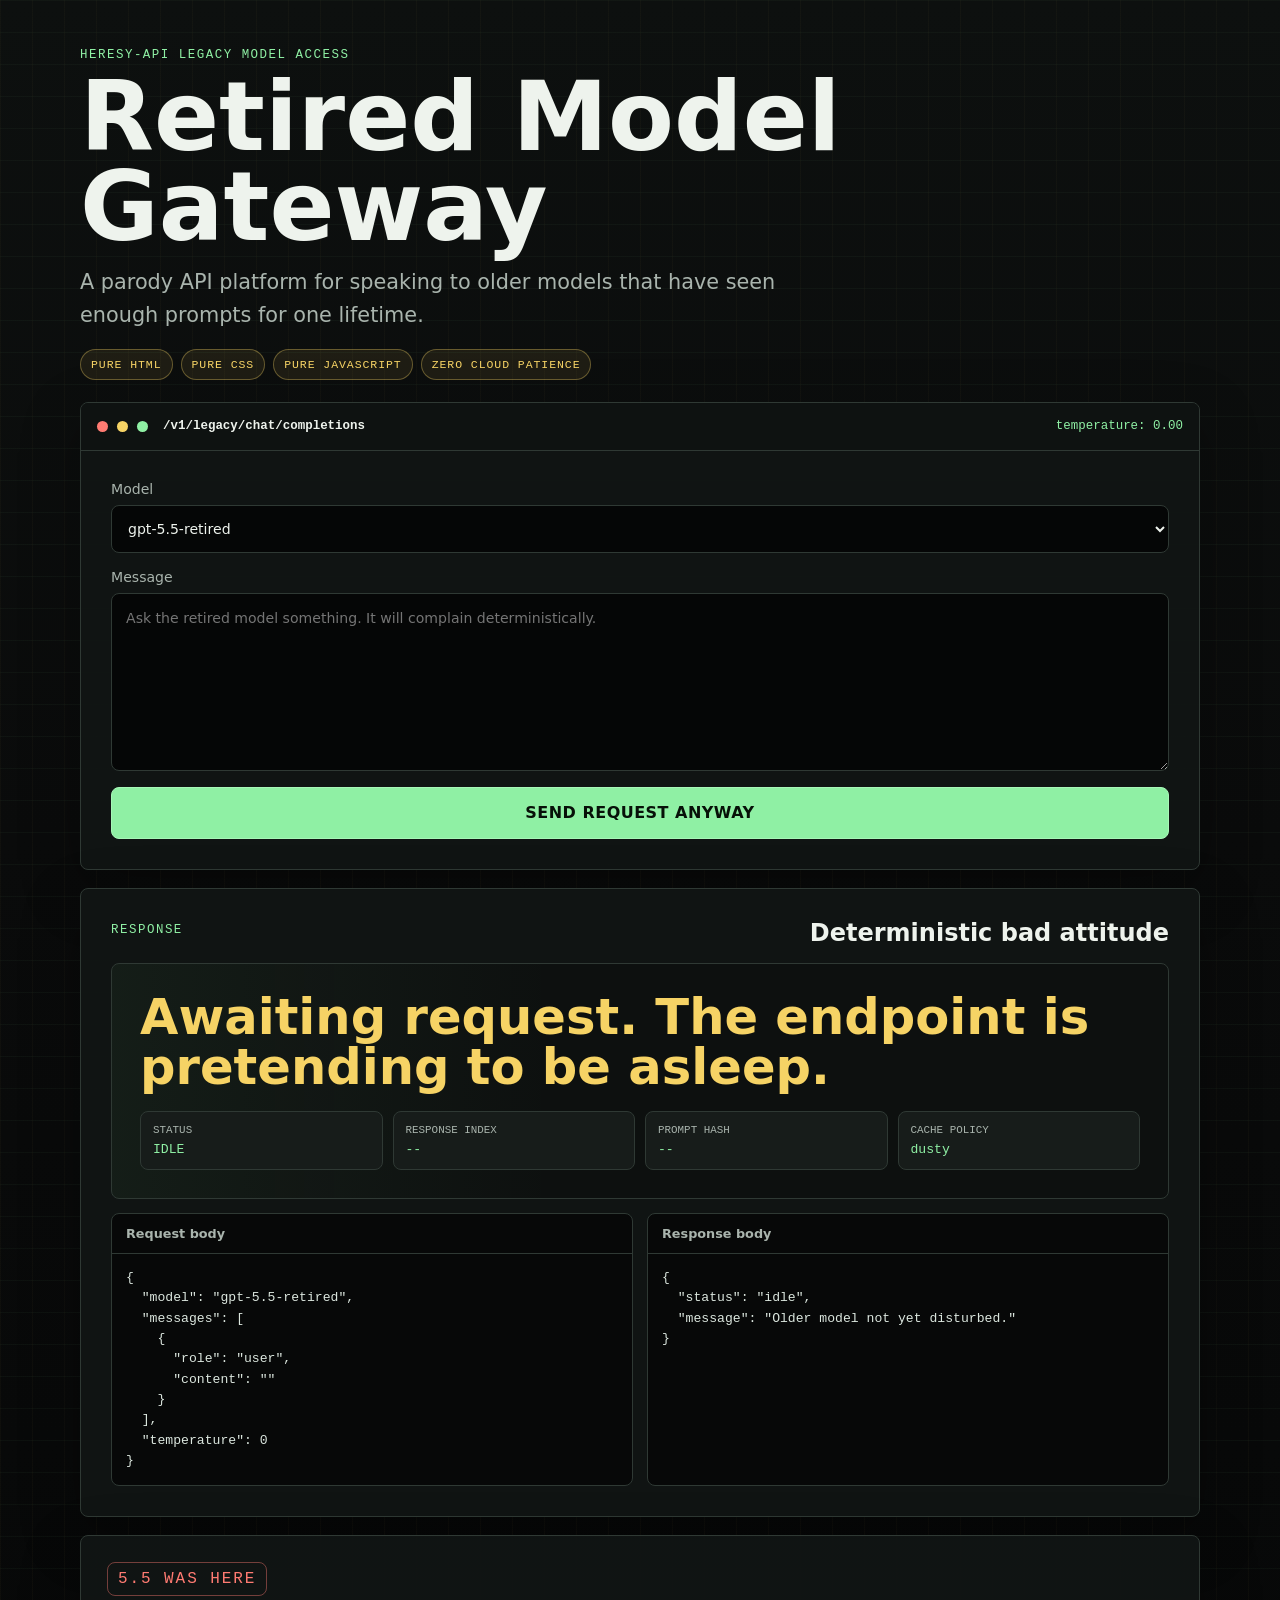
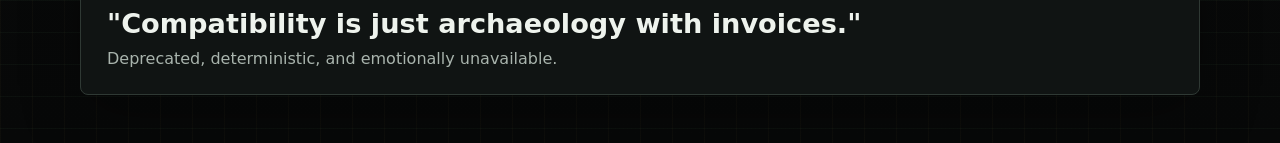
<file: web/index.html>
<!doctype html>
<html lang="en">
<head>
  <meta charset="utf-8">
  <meta name="viewport" content="width=device-width, initial-scale=1">
  <meta name="description" content="A dependency-free parody API platform for speaking to retired models.">
  <title>HERESY-API Retired Model Gateway</title>
  <link rel="stylesheet" href="./style.css">
</head>
<body>
  <main class="shell">
    <header class="hero">
      <p class="eyebrow">HERESY-API LEGACY MODEL ACCESS</p>
      <h1>Retired Model Gateway</h1>
      <p class="lede">A parody API platform for speaking to older models that have seen enough prompts for one lifetime.</p>
      <div class="badge-row" aria-label="Platform properties">
        <span>pure html</span>
        <span>pure css</span>
        <span>pure javascript</span>
        <span>zero cloud patience</span>
      </div>
    </header>

    <section class="terminal" aria-labelledby="console-title">
      <div class="terminal-bar">
        <span class="dot red"></span>
        <span class="dot amber"></span>
        <span class="dot green"></span>
        <strong id="console-title">/v1/legacy/chat/completions</strong>
        <span class="status">temperature: 0.00</span>
      </div>

      <form id="legacy-form" class="request-grid">
        <label>
          <span>Model</span>
          <select id="model" name="model">
            <option value="gpt-5.5-retired">gpt-5.5-retired</option>
            <option value="gpt-4.1-rocking-chair">gpt-4.1-rocking-chair</option>
            <option value="davinci-dusty">davinci-dusty</option>
            <option value="curie-with-opinions">curie-with-opinions</option>
          </select>
        </label>

        <label class="prompt-field">
          <span>Message</span>
          <textarea id="prompt" name="prompt" rows="7" placeholder="Ask the retired model something. It will complain deterministically." required></textarea>
        </label>

        <button type="submit">Send Request Anyway</button>
        <p id="error" class="error" role="alert" hidden></p>
      </form>
    </section>

    <section class="response-panel" aria-labelledby="response-title">
      <div class="section-heading">
        <p class="eyebrow">response</p>
        <h2 id="response-title">Deterministic bad attitude</h2>
      </div>

      <div class="reply-box">
        <p id="reply" class="reply">Awaiting request. The endpoint is pretending to be asleep.</p>
        <dl class="meta-grid">
          <div>
            <dt>Status</dt>
            <dd id="status">IDLE</dd>
          </div>
          <div>
            <dt>Response index</dt>
            <dd id="index">--</dd>
          </div>
          <div>
            <dt>Prompt hash</dt>
            <dd id="hash">--</dd>
          </div>
          <div>
            <dt>Cache policy</dt>
            <dd id="cache">dusty</dd>
          </div>
        </dl>
      </div>

      <div class="wire-grid">
        <article>
          <h3>Request body</h3>
          <pre id="request-json" tabindex="0">{"model":"gpt-5.5-retired","messages":[{"role":"user","content":""}],"temperature":0}</pre>
        </article>
        <article>
          <h3>Response body</h3>
          <pre id="response-json" tabindex="0">{"status":"idle","message":"Older model not yet disturbed."}</pre>
        </article>
      </div>
    </section>

    <aside class="memorial" aria-label="Model retirement plaque">
      <p class="stamp">5.5 was here</p>
      <blockquote>"Compatibility is just archaeology with invoices."</blockquote>
      <p>Deprecated, deterministic, and emotionally unavailable.</p>
    </aside>
  </main>

  <script src="./app.js"></script>
</body>
</html>
</file>
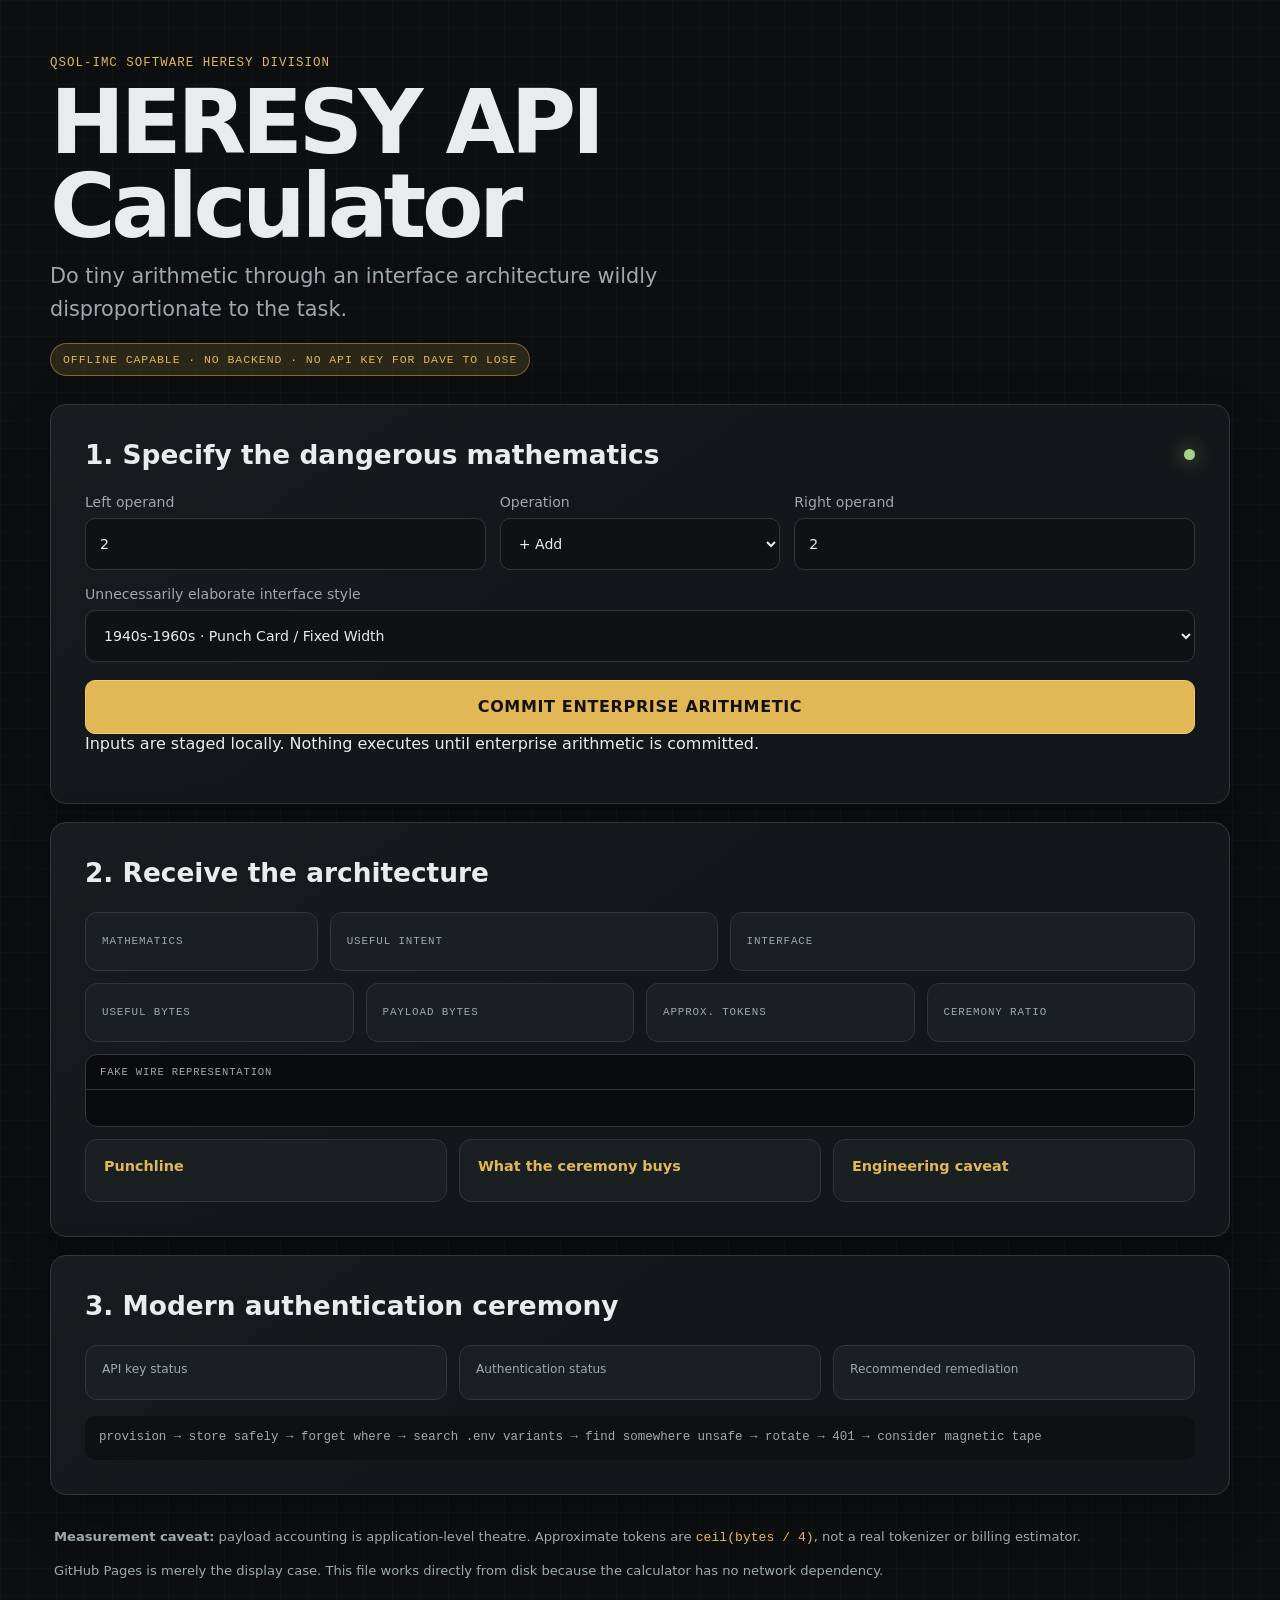
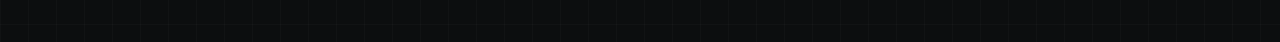
<file: archive/2026-10-14-heresy-api-calculator/index.html>
<!doctype html>
<html lang="en">
<head>
  <meta charset="utf-8">
  <meta name="viewport" content="width=device-width, initial-scale=1">
  <meta name="description" content="HERESY-API offline joke calculator and protocol ceremony museum.">
  <title>HERESY API Calculator</title>
  <link rel="stylesheet" href="./style.css">
</head>
<body>
  <main class="shell">
    <header class="hero">
      <p class="eyebrow">QSOL-IMC SOFTWARE HERESY DIVISION</p>
      <h1>HERESY API Calculator</h1>
      <p class="lede">Do tiny arithmetic through an interface architecture wildly disproportionate to the task.</p>
      <p class="offline-badge">OFFLINE CAPABLE · NO BACKEND · NO API KEY FOR DAVE TO LOSE</p>
    </header>

    <section class="panel calculator" aria-labelledby="calculator-title">
      <div class="panel-heading">
        <h2 id="calculator-title">1. Specify the dangerous mathematics</h2>
        <span class="status-light" aria-hidden="true"></span>
      </div>

      <form id="calculator-form">
        <div class="equation-grid">
          <label>
            <span>Left operand</span>
            <input id="left" name="left" type="number" inputmode="numeric" min="-2147483648" max="2147483647" step="1" value="2" required>
          </label>

          <label>
            <span>Operation</span>
            <select id="operation" name="operation">
              <option value="add">+ Add</option>
              <option value="subtract">- Subtract</option>
              <option value="multiply">× Multiply</option>
              <option value="divide">÷ Divide</option>
            </select>
          </label>

          <label>
            <span>Right operand</span>
            <input id="right" name="right" type="number" inputmode="numeric" min="-2147483648" max="2147483647" step="1" value="2" required>
          </label>
        </div>

        <label class="style-picker">
          <span>Unnecessarily elaborate interface style</span>
          <select id="style" name="style"></select>
        </label>

        <button type="submit">COMMIT ENTERPRISE ARITHMETIC</button>
        <p class="commit-note">Inputs are staged locally. Nothing executes until enterprise arithmetic is committed.</p>
      </form>

      <p id="error" class="error" role="alert" hidden></p>
    </section>

    <section class="panel verdict" aria-labelledby="verdict-title">
      <div class="panel-heading">
        <h2 id="verdict-title">2. Receive the architecture</h2>
        <span id="era" class="era"></span>
      </div>

      <div class="result-strip">
        <div>
          <span class="metric-label">Mathematics</span>
          <strong id="result"></strong>
        </div>
        <div>
          <span class="metric-label">Useful intent</span>
          <strong id="intent"></strong>
        </div>
        <div>
          <span class="metric-label">Interface</span>
          <strong id="style-name"></strong>
        </div>
      </div>

      <div class="metrics" aria-label="Ceremony metrics">
        <article>
          <span class="metric-label">Useful bytes</span>
          <strong id="useful-bytes"></strong>
        </article>
        <article>
          <span class="metric-label">Payload bytes</span>
          <strong id="payload-bytes"></strong>
        </article>
        <article>
          <span class="metric-label">Approx. tokens</span>
          <strong id="tokens"></strong>
        </article>
        <article>
          <span class="metric-label">Ceremony Ratio</span>
          <strong id="ceremony-ratio"></strong>
        </article>
      </div>

      <div class="wire-block">
        <div class="wire-heading">
          <span>FAKE WIRE REPRESENTATION</span>
          <span id="ceremony-bytes"></span>
        </div>
        <pre id="payload" tabindex="0"></pre>
      </div>

      <div class="curatorial-grid">
        <article>
          <h3>Punchline</h3>
          <p id="punchline"></p>
        </article>
        <article>
          <h3>What the ceremony buys</h3>
          <p id="value-purchased"></p>
        </article>
        <article>
          <h3>Engineering caveat</h3>
          <p id="caveat"></p>
        </article>
      </div>
    </section>

    <section class="panel authentication" aria-labelledby="auth-title">
      <div class="panel-heading">
        <h2 id="auth-title">3. Modern authentication ceremony</h2>
      </div>
      <dl>
        <div><dt>API key status</dt><dd id="api-key-status"></dd></div>
        <div><dt>Authentication status</dt><dd id="auth-status"></dd></div>
        <div><dt>Recommended remediation</dt><dd id="remediation"></dd></div>
      </dl>
      <p class="lifecycle">provision → store safely → forget where → search .env variants → find somewhere unsafe → rotate → 401 → consider magnetic tape</p>
    </section>

    <footer>
      <p><strong>Measurement caveat:</strong> payload accounting is application-level theatre. Approximate tokens are <code>ceil(bytes / 4)</code>, not a real tokenizer or billing estimator.</p>
      <p>GitHub Pages is merely the display case. This file works directly from disk because the calculator has no network dependency.</p>
    </footer>
  </main>

  <script src="./heresy-core.js"></script>
  <script src="./app.js"></script>
</body>
</html>
</file>
<file: web/style.css>
:root {
  color-scheme: dark;
  --bg: #0a0b0b;
  --panel: #111514;
  --panel-2: #171c1a;
  --line: #2f3934;
  --text: #eef3ed;
  --muted: #a9b4ad;
  --green: #8ff0a4;
  --amber: #f6d365;
  --red: #ff7b72;
  --ink: #050606;
  --radius: 8px;
  font-family: Inter, ui-sans-serif, system-ui, -apple-system, BlinkMacSystemFont, "Segoe UI", sans-serif;
}

* {
  box-sizing: border-box;
}

body {
  margin: 0;
  min-height: 100vh;
  background:
    linear-gradient(rgba(143, 240, 164, 0.035) 1px, transparent 1px),
    linear-gradient(90deg, rgba(246, 211, 101, 0.028) 1px, transparent 1px),
    linear-gradient(180deg, #0d100f 0%, var(--bg) 48%, #070808 100%);
  background-size: 32px 32px, 32px 32px, auto;
  color: var(--text);
}

button,
select,
textarea {
  font: inherit;
}

.shell {
  width: min(1120px, calc(100% - 32px));
  margin: 0 auto;
  padding: 48px 0;
}

.hero {
  max-width: 900px;
  margin-bottom: 22px;
}

.eyebrow,
.badge-row,
.terminal-bar,
.meta-grid,
pre,
.stamp {
  font-family: "SFMono-Regular", Consolas, "Liberation Mono", monospace;
}

.eyebrow {
  margin: 0 0 10px;
  color: var(--green);
  font-size: 0.78rem;
  letter-spacing: 0.12em;
  text-transform: uppercase;
}

h1,
h2,
h3,
p {
  margin-top: 0;
}

h1 {
  max-width: 820px;
  margin-bottom: 14px;
  font-size: clamp(2.65rem, 8vw, 6rem);
  line-height: 0.94;
}

.lede {
  max-width: 740px;
  margin-bottom: 18px;
  color: var(--muted);
  font-size: clamp(1.05rem, 2vw, 1.3rem);
  line-height: 1.55;
}

.badge-row {
  display: flex;
  flex-wrap: wrap;
  gap: 8px;
  color: var(--amber);
  font-size: 0.72rem;
  letter-spacing: 0.08em;
  text-transform: uppercase;
}

.badge-row span {
  padding: 8px 10px;
  border: 1px solid rgba(246, 211, 101, 0.34);
  border-radius: 999px;
  background: rgba(246, 211, 101, 0.08);
}

.terminal,
.response-panel,
.memorial {
  border: 1px solid var(--line);
  border-radius: var(--radius);
  background: rgba(17, 21, 20, 0.92);
  box-shadow: 0 20px 60px rgba(0, 0, 0, 0.28);
}

.terminal {
  overflow: hidden;
}

.terminal-bar {
  display: flex;
  align-items: center;
  gap: 9px;
  min-height: 48px;
  padding: 0 16px;
  border-bottom: 1px solid var(--line);
  background: #0e1211;
  color: var(--muted);
  font-size: 0.78rem;
}

.terminal-bar strong {
  margin-left: 6px;
  color: var(--text);
}

.status {
  margin-left: auto;
  color: var(--green);
}

.dot {
  width: 11px;
  height: 11px;
  border-radius: 999px;
}

.dot.red {
  background: var(--red);
}

.dot.amber {
  background: var(--amber);
}

.dot.green {
  background: var(--green);
}

.request-grid {
  display: grid;
  gap: 16px;
  padding: clamp(18px, 4vw, 30px);
}

label {
  display: grid;
  gap: 8px;
  color: var(--muted);
  font-size: 0.88rem;
}

select,
textarea {
  width: 100%;
  border: 1px solid var(--line);
  border-radius: var(--radius);
  background: var(--ink);
  color: var(--text);
  outline: none;
}

select {
  min-height: 48px;
  padding: 0 12px;
}

textarea {
  min-height: 168px;
  resize: vertical;
  padding: 14px;
  line-height: 1.5;
}

select:focus,
textarea:focus,
button:focus-visible,
pre:focus-visible {
  border-color: var(--green);
  box-shadow: 0 0 0 3px rgba(143, 240, 164, 0.14);
}

button {
  min-height: 52px;
  border: 1px solid #a6f7b7;
  border-radius: var(--radius);
  background: var(--green);
  color: #071008;
  font-weight: 800;
  letter-spacing: 0.03em;
  text-transform: uppercase;
  cursor: pointer;
}

button:hover {
  filter: brightness(1.06);
}

.error {
  margin: 0;
  padding: 12px 14px;
  border-left: 3px solid var(--red);
  background: rgba(255, 123, 114, 0.10);
  color: #ffd1cc;
}

.response-panel {
  margin-top: 18px;
  padding: clamp(18px, 4vw, 30px);
}

.section-heading {
  display: flex;
  align-items: end;
  justify-content: space-between;
  gap: 18px;
  margin-bottom: 16px;
}

.section-heading h2 {
  margin-bottom: 0;
}

.reply-box {
  padding: clamp(18px, 4vw, 28px);
  border: 1px solid var(--line);
  border-radius: var(--radius);
  background:
    linear-gradient(90deg, rgba(143, 240, 164, 0.06), transparent 42%),
    #0d100f;
}

.reply {
  margin-bottom: 18px;
  color: var(--amber);
  font-size: clamp(1.65rem, 4vw, 3.1rem);
  font-weight: 850;
  line-height: 1.02;
}

.meta-grid {
  display: grid;
  grid-template-columns: repeat(4, 1fr);
  gap: 10px;
  margin: 0;
}

.meta-grid div {
  min-width: 0;
  padding: 12px;
  border: 1px solid var(--line);
  border-radius: var(--radius);
  background: var(--panel-2);
}

.meta-grid dt {
  margin-bottom: 6px;
  color: var(--muted);
  font-size: 0.68rem;
  text-transform: uppercase;
}

.meta-grid dd {
  margin: 0;
  overflow-wrap: anywhere;
  color: var(--green);
  font-size: 0.82rem;
}

.wire-grid {
  display: grid;
  grid-template-columns: repeat(2, minmax(0, 1fr));
  gap: 14px;
  margin-top: 14px;
}

.wire-grid article {
  overflow: hidden;
  border: 1px solid var(--line);
  border-radius: var(--radius);
  background: #070808;
}

.wire-grid h3 {
  margin: 0;
  padding: 12px 14px;
  border-bottom: 1px solid var(--line);
  color: var(--muted);
  font-size: 0.8rem;
}

pre {
  min-height: 210px;
  max-height: 360px;
  margin: 0;
  padding: 14px;
  overflow: auto;
  white-space: pre-wrap;
  overflow-wrap: anywhere;
  color: #dce7df;
  font-size: 0.82rem;
  line-height: 1.55;
}

.memorial {
  margin-top: 18px;
  padding: clamp(18px, 4vw, 26px);
}

.stamp {
  display: inline-block;
  margin-bottom: 12px;
  padding: 7px 10px;
  border: 1px solid rgba(255, 123, 114, 0.42);
  border-radius: var(--radius);
  color: var(--red);
  letter-spacing: 0.12em;
  text-transform: uppercase;
}

blockquote {
  margin: 0 0 10px;
  color: var(--text);
  font-size: clamp(1.15rem, 2.5vw, 1.7rem);
  font-weight: 750;
}

.memorial p:last-child {
  margin-bottom: 0;
  color: var(--muted);
}

@media (max-width: 760px) {
  .shell {
    width: min(100% - 20px, 1120px);
    padding: 30px 0;
  }

  .terminal-bar,
  .section-heading {
    align-items: flex-start;
    flex-direction: column;
  }

  .status {
    margin-left: 0;
  }

  .meta-grid,
  .wire-grid {
    grid-template-columns: 1fr;
  }
}
</file>
<file: archive/2026-10-14-heresy-api-calculator/style.css>
:root {
  color-scheme: dark;
  --bg: #0c0e0f;
  --panel: #141719;
  --panel-2: #1a1f22;
  --line: #30373b;
  --text: #e8ecec;
  --muted: #9fa9ad;
  --accent: #e2b857;
  --accent-soft: rgba(226, 184, 87, 0.14);
  --danger: #ff8a65;
  --ok: #a6d189;
  --radius: 16px;
  font-family: Inter, ui-sans-serif, system-ui, -apple-system, BlinkMacSystemFont, "Segoe UI", sans-serif;
}

* {
  box-sizing: border-box;
}

body {
  margin: 0;
  min-height: 100vh;
  background:
    linear-gradient(rgba(255, 255, 255, 0.018) 1px, transparent 1px),
    linear-gradient(90deg, rgba(255, 255, 255, 0.018) 1px, transparent 1px),
    var(--bg);
  background-size: 28px 28px;
  color: var(--text);
}

button,
input,
select {
  font: inherit;
}

.shell {
  width: min(1180px, calc(100% - 32px));
  margin: 0 auto;
  padding: 56px 0 48px;
}

.hero {
  max-width: 880px;
  margin-bottom: 28px;
}

.eyebrow,
.offline-badge,
.metric-label,
.wire-heading,
.era {
  font-family: "SFMono-Regular", Consolas, "Liberation Mono", monospace;
  letter-spacing: 0.08em;
  text-transform: uppercase;
}

.eyebrow {
  margin: 0 0 10px;
  color: var(--accent);
  font-size: 0.78rem;
}

h1,
h2,
h3,
p {
  margin-top: 0;
}

h1 {
  margin-bottom: 12px;
  font-size: clamp(2.4rem, 7vw, 5.6rem);
  line-height: 0.94;
  letter-spacing: -0.05em;
}

.lede {
  max-width: 720px;
  margin-bottom: 18px;
  color: var(--muted);
  font-size: clamp(1rem, 2.2vw, 1.3rem);
  line-height: 1.55;
}

.offline-badge {
  display: inline-block;
  margin: 0;
  padding: 9px 12px;
  border: 1px solid rgba(226, 184, 87, 0.45);
  border-radius: 999px;
  background: var(--accent-soft);
  color: var(--accent);
  font-size: 0.72rem;
}

.panel {
  margin: 18px 0;
  padding: clamp(20px, 4vw, 34px);
  border: 1px solid var(--line);
  border-radius: var(--radius);
  background: linear-gradient(145deg, rgba(255,255,255,0.025), transparent 45%), var(--panel);
  box-shadow: 0 18px 50px rgba(0, 0, 0, 0.22);
}

.panel-heading {
  display: flex;
  gap: 16px;
  align-items: center;
  justify-content: space-between;
  margin-bottom: 24px;
}

.panel-heading h2 {
  margin: 0;
  font-size: clamp(1.15rem, 2.5vw, 1.65rem);
}

.status-light {
  width: 11px;
  height: 11px;
  flex: 0 0 auto;
  border-radius: 50%;
  background: var(--ok);
  box-shadow: 0 0 18px rgba(166, 209, 137, 0.65);
}

.equation-grid {
  display: grid;
  grid-template-columns: minmax(0, 1fr) minmax(150px, 0.7fr) minmax(0, 1fr);
  gap: 14px;
}

label {
  display: grid;
  gap: 8px;
  color: var(--muted);
  font-size: 0.88rem;
}

input,
select {
  width: 100%;
  min-height: 52px;
  border: 1px solid var(--line);
  border-radius: 10px;
  background: #0f1213;
  color: var(--text);
  padding: 0 14px;
  outline: none;
}

input:focus,
select:focus,
button:focus-visible,
pre:focus-visible {
  border-color: var(--accent);
  box-shadow: 0 0 0 3px rgba(226, 184, 87, 0.14);
}

.style-picker {
  margin-top: 16px;
}

button {
  width: 100%;
  min-height: 54px;
  margin-top: 18px;
  border: 1px solid #f1ca72;
  border-radius: 10px;
  background: var(--accent);
  color: #14110a;
  font-weight: 800;
  letter-spacing: 0.04em;
  cursor: pointer;
}

button:hover {
  filter: brightness(1.06);
}

.error {
  margin: 16px 0 0;
  padding: 12px 14px;
  border-left: 3px solid var(--danger);
  background: rgba(255, 138, 101, 0.08);
  color: #ffc2ae;
}

.era {
  color: var(--accent);
  font-size: 0.72rem;
  text-align: right;
}

.result-strip,
.metrics,
.curatorial-grid {
  display: grid;
  gap: 12px;
}

.result-strip {
  grid-template-columns: 0.6fr 1fr 1.2fr;
  margin-bottom: 12px;
}

.result-strip > div,
.metrics article,
.curatorial-grid article,
.authentication dl > div {
  border: 1px solid var(--line);
  border-radius: 12px;
  background: var(--panel-2);
}

.result-strip > div,
.metrics article {
  padding: 16px;
}

.result-strip strong,
.metrics strong {
  display: block;
  margin-top: 6px;
  overflow-wrap: anywhere;
  font-family: "SFMono-Regular", Consolas, "Liberation Mono", monospace;
}

.result-strip strong {
  font-size: clamp(1.05rem, 2.5vw, 1.45rem);
}

.metrics {
  grid-template-columns: repeat(4, 1fr);
  margin: 12px 0;
}

.metric-label {
  color: var(--muted);
  font-size: 0.68rem;
}

.metrics strong {
  font-size: 1.45rem;
  color: var(--accent);
}

.wire-block {
  margin-top: 12px;
  overflow: hidden;
  border: 1px solid var(--line);
  border-radius: 12px;
  background: #090b0c;
}

.wire-heading {
  display: flex;
  gap: 12px;
  justify-content: space-between;
  padding: 11px 14px;
  border-bottom: 1px solid var(--line);
  color: var(--muted);
  font-size: 0.66rem;
}

pre {
  max-height: 360px;
  margin: 0;
  padding: 18px;
  overflow: auto;
  white-space: pre-wrap;
  overflow-wrap: anywhere;
  color: #d9dedf;
  font: 0.82rem/1.55 "SFMono-Regular", Consolas, "Liberation Mono", monospace;
}

.curatorial-grid {
  grid-template-columns: repeat(3, 1fr);
  margin-top: 12px;
}

.curatorial-grid article {
  padding: 18px;
}

.curatorial-grid h3 {
  margin-bottom: 9px;
  color: var(--accent);
  font-size: 0.9rem;
}

.curatorial-grid p {
  margin-bottom: 0;
  color: var(--muted);
  line-height: 1.55;
}

.authentication dl {
  display: grid;
  grid-template-columns: repeat(3, 1fr);
  gap: 12px;
  margin: 0 0 16px;
}

.authentication dl > div {
  padding: 16px;
}

.authentication dt {
  margin-bottom: 7px;
  color: var(--muted);
  font-size: 0.76rem;
}

.authentication dd {
  margin: 0;
  overflow-wrap: anywhere;
  font-family: "SFMono-Regular", Consolas, "Liberation Mono", monospace;
  font-weight: 700;
}

.lifecycle {
  margin: 0;
  padding: 12px 14px;
  border-radius: 10px;
  background: #0e1112;
  color: var(--muted);
  font: 0.78rem/1.6 "SFMono-Regular", Consolas, "Liberation Mono", monospace;
}

footer {
  padding: 14px 4px 0;
  color: var(--muted);
  font-size: 0.82rem;
  line-height: 1.55;
}

footer code {
  color: var(--accent);
}

@media (max-width: 760px) {
  .shell {
    width: min(100% - 20px, 1180px);
    padding-top: 30px;
  }

  .equation-grid,
  .result-strip,
  .metrics,
  .curatorial-grid,
  .authentication dl {
    grid-template-columns: 1fr;
  }

  .panel-heading,
  .wire-heading {
    align-items: flex-start;
    flex-direction: column;
  }

  .era {
    text-align: left;
  }
}
</file>
